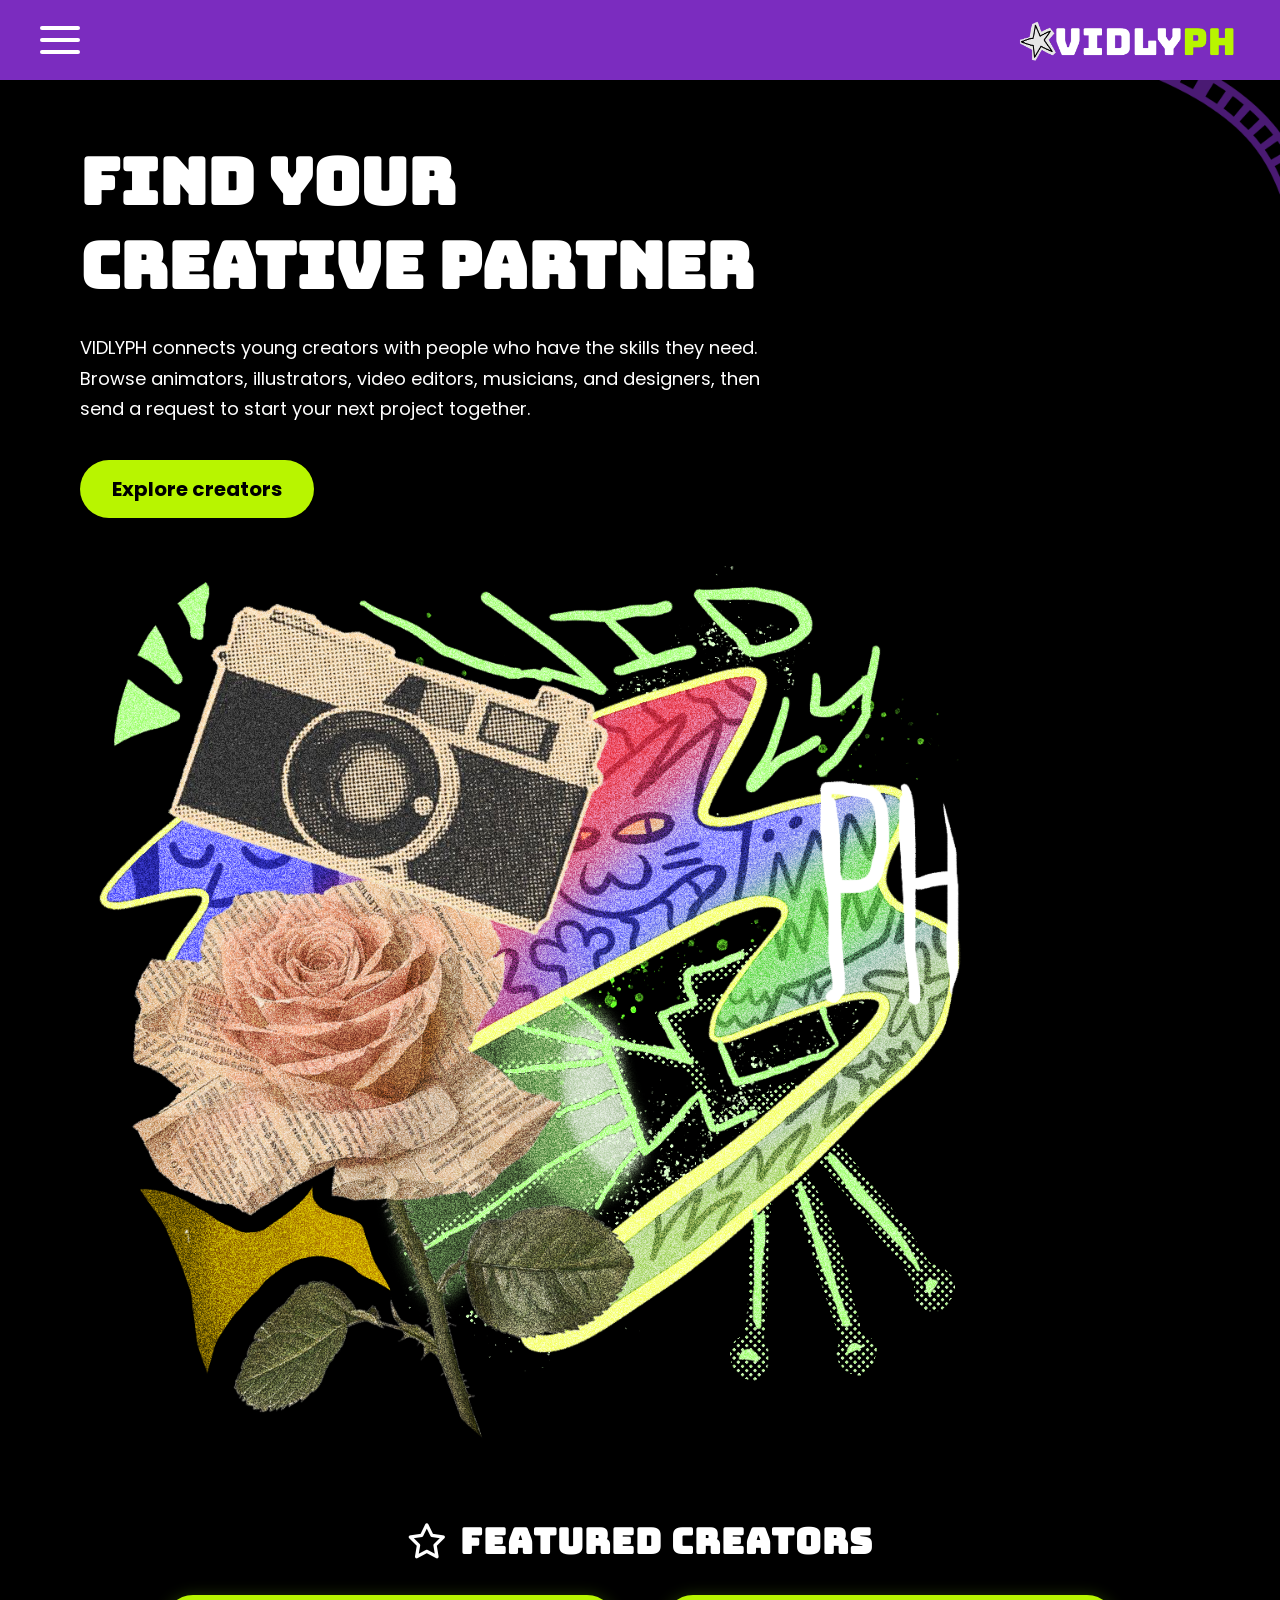
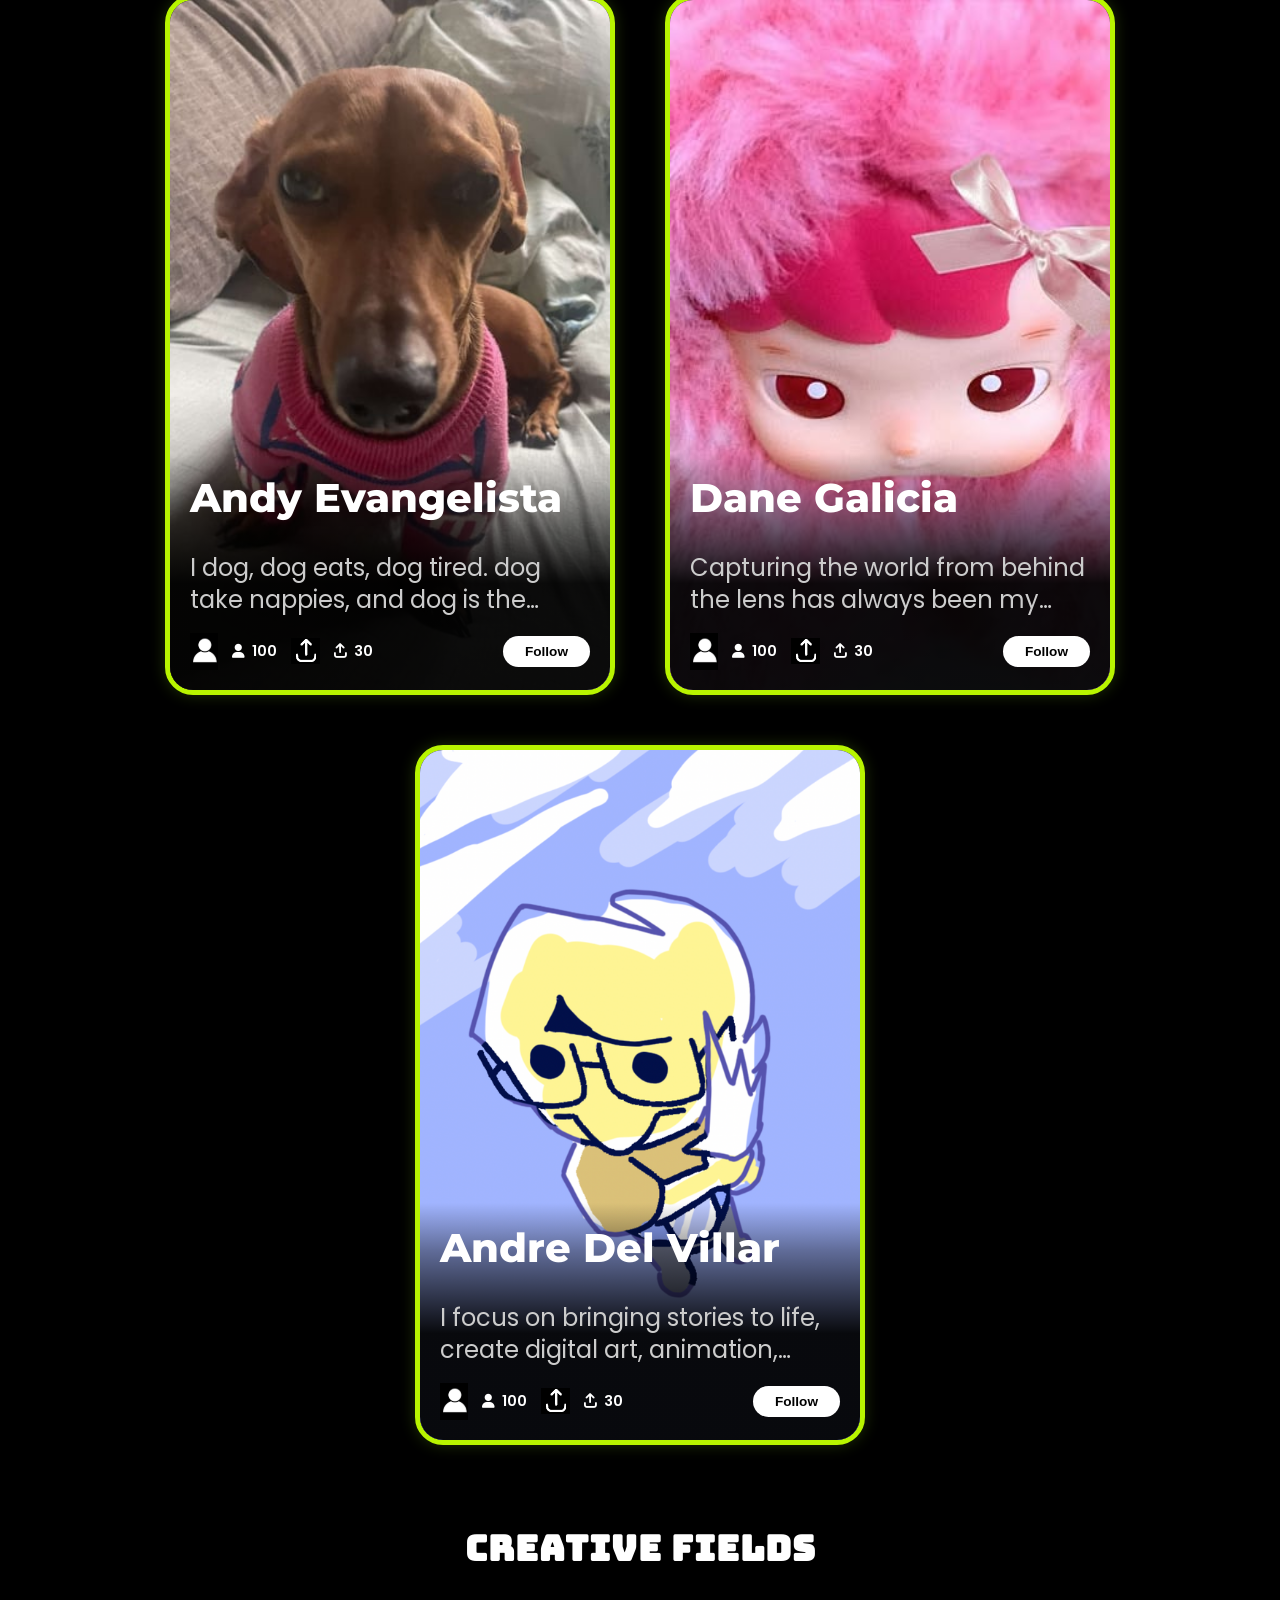
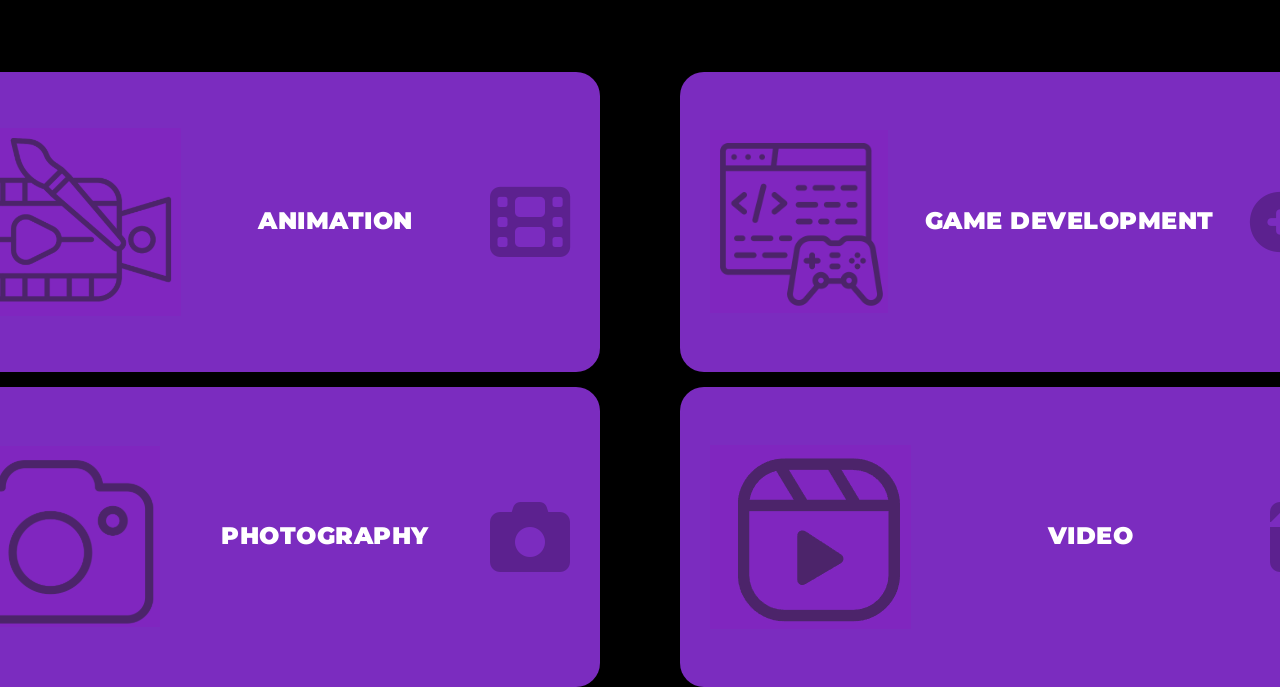
<file: index.html>
<!DOCTYPE html>
<html lang="en">
<head>
  <meta charset="UTF-8">
  <meta name="viewport" content="width=device-width, initial-scale=1">
  <title>VIDLYPH Find Your Creative Partner</title>
  <link rel="preconnect" href="https://fonts.googleapis.com">
  <link rel="preconnect" href="https://fonts.gstatic.com" crossorigin>
  <link href="https://fonts.googleapis.com/css2?family=Bungee&family=Montserrat:wght@800;900&family=Poppins:wght@400;600;700&family=Rubik+Mono+One&display=swap" rel="stylesheet">
  <link rel="stylesheet" href="https://cdnjs.cloudflare.com/ajax/libs/font-awesome/6.5.1/css/all.min.css">
  <link rel="stylesheet" href="css/style.css">
  <link rel="stylesheet" href="css/home-sections.css">
  <style>
    /* home-sections.css sets padding on body, which would push the header in */
    body { padding: 0; }
  </style>
</head>
<body>
  <input type="checkbox" id="nav-toggle" class="nav-toggle">

  <header class="site-header">
    <label for="nav-toggle" class="menu-btn" aria-label="Open menu">
      <span></span><span></span><span></span>
    </label>

    <a href="index.html" class="logo" aria-label="VIDLYPH home">
      <img src="images/logo.png" alt="VIDLYPH">
    </a>
  </header>

  <nav class="sidebar" aria-label="Main navigation">
    <div class="sidebar-top">
      <div class="profile">
        <div class="avatar" role="img" aria-label="Profile picture placeholder"></div>
        <div>
          <p class="profile-name">Name</p>
          <p class="profile-desc">Description</p>
        </div>
      </div>
      <label for="nav-toggle" class="close-btn" aria-label="Close menu">
      </label>
    </div>

    <ul class="nav-links">
        <li><a href="index.html">Home</a></li>
        <li><a href="creators.html">Creators</a></li>
        <li><a href="projects.html">Projects</a></li>
        <li><a href="collaborate.html">Collaborate</a></li>
    </ul>

    <a href="login.html" class="login">login</a>
  </nav>


  <label for="nav-toggle" class="overlay" aria-hidden="true"></label>

  <main>
    <section class="intro">
      <div class="intro-text">
        <h1>Find your<br>creative partner</h1>
        <p>VIDLYPH connects young creators with people who have the skills they need. Browse animators, illustrators, video editors, musicians, and designers, then send a request to start your next project together.</p>
        <a href="creators.html" class="btn">Explore creators</a>
      </div>

      <img src="images/art.png" alt="VIDLYPH creative artwork" class="intro-art">
    </section>

    <!-- Featured creators + creative fields (Juno) -->
<section class="featured-section">
      <h2 class="section-title title-white">
        <i class="fa-regular fa-star star-icon"></i> FEATURED CREATORS
      </h2>

      <div class="creators-grid">
        
        <div class="creator-card" onclick="openProfile('creator1')">
          <div class="card-bg">
            <img src="images/home/creator-profile-1.png" alt="Creator 1">
          </div>
          <div class="card-content">
            <h1 class="creator-name"> Andy Evangelista </h1>
            <p class="creator-bio"> I dog, dog eats, dog tired. dog take nappies, and dog is the dawg. </p>
            
            <div class="card-footer">
              <div class="stats">
                <img src="images/home/view.png" alt="View">
                <span><i class="fa-solid fa-user"></i> 100 </span>
                <img src="images/home/share.png" alt="Share">
                <span><i class="fa-solid fa-arrow-up-from-bracket"></i> 30 </span>
              </div>
              <button class="follow-btn" onclick="toggleFollow(event, this)">Follow</button>
            </div>
          </div>
        </div>

        <div class="creator-card" onclick="openProfile('creator2')">
          <div class="card-bg">
            <img src="images/home/creator-profile-2.jpg" alt="Creator 2">
          </div>
          <div class="card-content">
            <h2 class="creator-name"> Dane Galicia </h2>
            <p class="creator-bio"> Capturing the world from behind the lens has always been my natural habitat. </p>
            
            <div class="card-footer">
              <div class="stats">
                <img src="images/home/view.png" alt="View">
                <span><i class="fa-solid fa-user"></i> 100</span>
                <img src="images/home/share.png" alt="Share">
                <span><i class="fa-solid fa-arrow-up-from-bracket"></i> 30 </span>
              </div>
              <button class="follow-btn" onclick="toggleFollow(event, this)">Follow</button>
            </div>
          </div>
        </div>

        <div class="creator-card" onclick="openProfile('creator3')">
          <div class="card-bg">
            <img src="images/home/creator-profile-3.png" alt="Creator 3">
          </div>
          <div class="card-content">
            <h3 class="creator-name"> Andre Del Villar </h3>
            <p class="creator-bio"> I focus on bringing stories to life, create digital art, animation, storyboarding, and any creative media to express my feelings. </p>
            
            <div class="card-footer">
              <div class="stats">
                <img src="images/home/view.png" alt="View">
                <span><i class="fa-solid fa-user"></i> 100 </span>
                <img src="images/home/share.png" alt="Share">
                <span><i class="fa-solid fa-arrow-up-from-bracket"></i> 30 </span>
              </div>
              <button class="follow-btn" onclick="toggleFollow(event, this)">Follow</button>
            </div>
          </div>
        </div>

      </div>
    </section>

        <section class="fields-section">
      <h2 class="section-title title-white">CREATIVE FIELDS</h2>

      <div class="fields-grid">
        
        <div class="field-card">
          <div class="field-default">
            <img class="field-img" src="images/home/animation.png" alt="Animation">
            <span class="field-name">ANIMATION</span>
            <i class="fa-solid fa-film field-icon"></i>
          </div>
          <div class="field-overlay">
            <h4>ANIMATION</h4>
            <p> 2D/3D character motion, visual effects, keyframing, and interactive storyboards. </p>
          </div>
        </div>

        <div class="field-card">
          <div class="field-default">
            <img class="field-img" src="images/home/game-development.png" alt="Game Development">
            <span class="field-name">GAME DEVELOPMENT</span>
            <i class="fa-solid fa-gamepad field-icon"></i>
          </div>
          <div class="field-overlay">
            <h4> GAME DEVELOPMENT </h4>
            <p> Unreal Engine & Unity gameplay mechanics, level design, and interactive web tools. </p>
          </div>
        </div>

        <div class="field-card">
          <div class="field-default">
            <img class="field-img" src="images/home/photography.png" alt="Photography">
            <span class="field-name"> PHOTOGRAPHY </span>
            <i class="fa-solid fa-camera field-icon"></i>
          </div>
          <div class="field-overlay">
            <h4> PHOTOGRAPHY </h4>
            <p> Digital color grading, lighting setups, and high-ressolution showcases. </p>
          </div>
        </div>

        <div class="field-card">
          <div class="field-default">
            <img class="field-img" src="images/home/video.png" alt="Video">
            <span class="field-name">VIDEO</span>
            <i class="fa-solid fa-clapperboard field-icon"></i>
          </div>
          <div class="field-overlay">
            <h4> VIDEO</h4>
            <p> Short film production, video editing, sound mixing, and live-stream overlays. </p>
          </div>
        </div>

      </div>
    </section>
  </main>

</body>
</html>
</file>
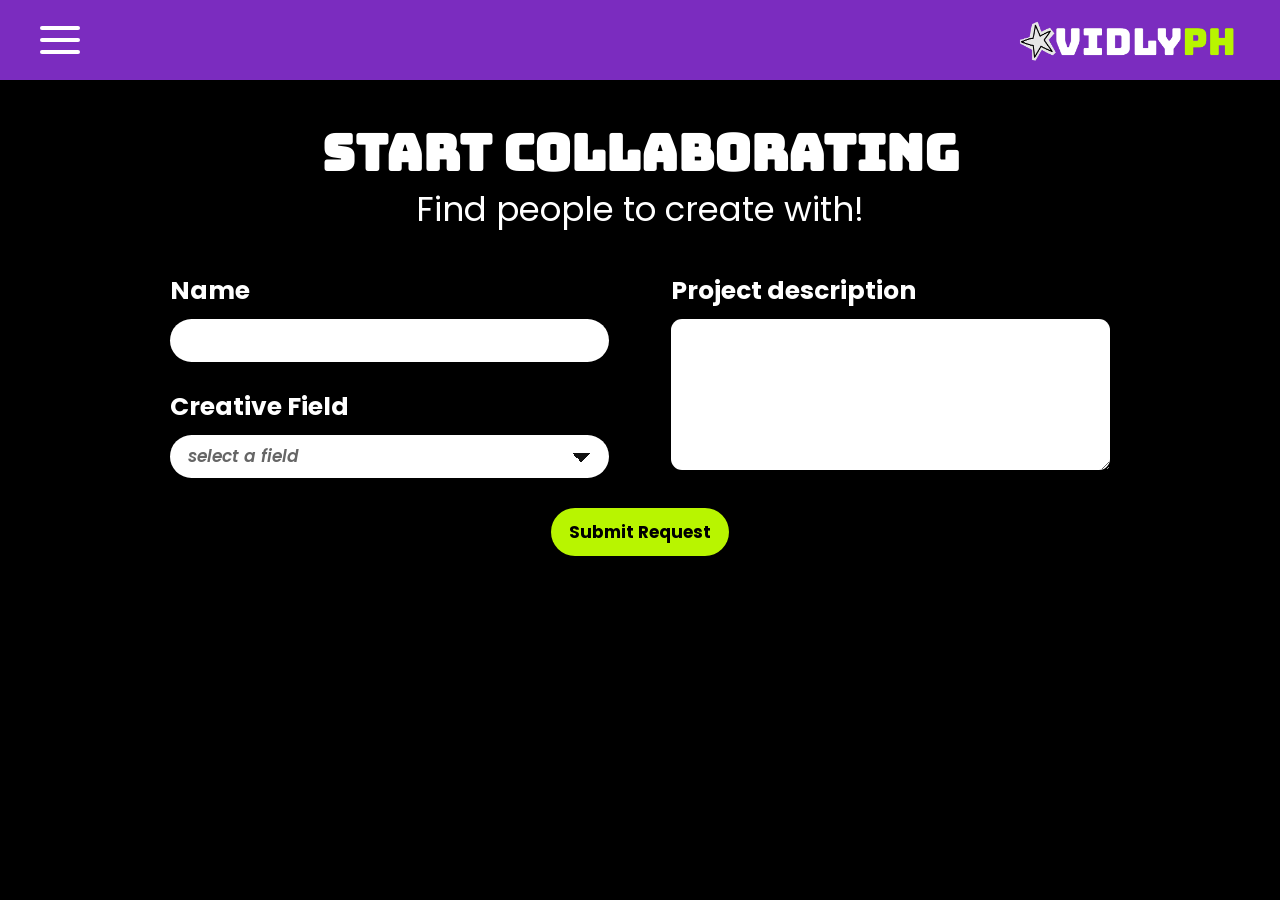
<file: collaborate.html>
<!DOCTYPE html>
<html lang="en">
<head>
  <meta charset="UTF-8">
  <meta name="viewport" content="width=device-width, initial-scale=1">
  <title>VIDLYPH Collaborate</title>
  <link rel="preconnect" href="https://fonts.googleapis.com">
  <link rel="preconnect" href="https://fonts.gstatic.com" crossorigin>
  <link href="https://fonts.googleapis.com/css2?family=Bungee&family=Poppins:wght@400;600;700&display=swap" rel="stylesheet">
  <link rel="stylesheet" href="css/style.css">
  <link rel="stylesheet" href="css/collaborate.css">
</head>
<body>
  <input type="checkbox" id="nav-toggle" class="nav-toggle">

  <header class="site-header">
    <label for="nav-toggle" class="menu-btn" aria-label="Open menu">
      <span></span><span></span><span></span>
    </label>

    <a href="index.html" class="logo" aria-label="VIDLYPH home">
      <img src="images/logo.png" alt="VIDLYPH">
    </a>
  </header>

  <nav class="sidebar" aria-label="Main navigation">
    <div class="sidebar-top">
      <div class="profile">
        <div class="avatar" role="img" aria-label="Profile picture placeholder"></div>
        <div>
          <p class="profile-name">Name</p>
          <p class="profile-desc">Description</p>
        </div>
      </div>
      <label for="nav-toggle" class="close-btn" aria-label="Close menu">×</label>
    </div>

    <ul class="nav-links">
      <li><a href="index.html">Home</a></li>
      <li><a href="creators.html">Creators</a></li>
      <li><a href="projects.html">Projects</a></li>
      <li><a href="collaborate.html">Collaborate</a></li>
    </ul>

    <a href="login.html" class="login">login</a>
  </nav>

  <label for="nav-toggle" class="overlay" aria-hidden="true"></label>

  <main class="collab-page">
    <section class="collab-heading">
      <h1>Start Collaborating</h1>
      <p>Find people to create with!</p>
    </section>

    <form class="collab-form" id="collab-form">
      <div class="form-group collab-name">
        <label for="name">Name</label>
        <input class="form-control" type="text" id="name" name="name" autocomplete="name" required>
      </div>

      <div class="form-group collab-field">
        <label for="creative-field">Creative Field</label>
        <select class="form-control" id="creative-field" name="creative-field" required>
          <option value="" selected disabled>select a field</option>
          <option value="animation">Animation</option>
          <option value="illustration">Illustration</option>
          <option value="video-editing">Video Editing</option>
          <option value="music">Music</option>
          <option value="graphic-design">Graphic Design</option>
          <option value="photography">Photography</option>
          <option value="writing">Writing</option>
          <option value="other">Other</option>
        </select>
      </div>

      <div class="form-group collab-description">
        <label for="project-description">Project description</label>
        <textarea class="form-control" id="project-description" name="project-description" required></textarea>
      </div>

      <button class="btn collab-submit" type="submit">Submit Request</button>
    </form>
  </main>
  
</body>
</html>
</file>
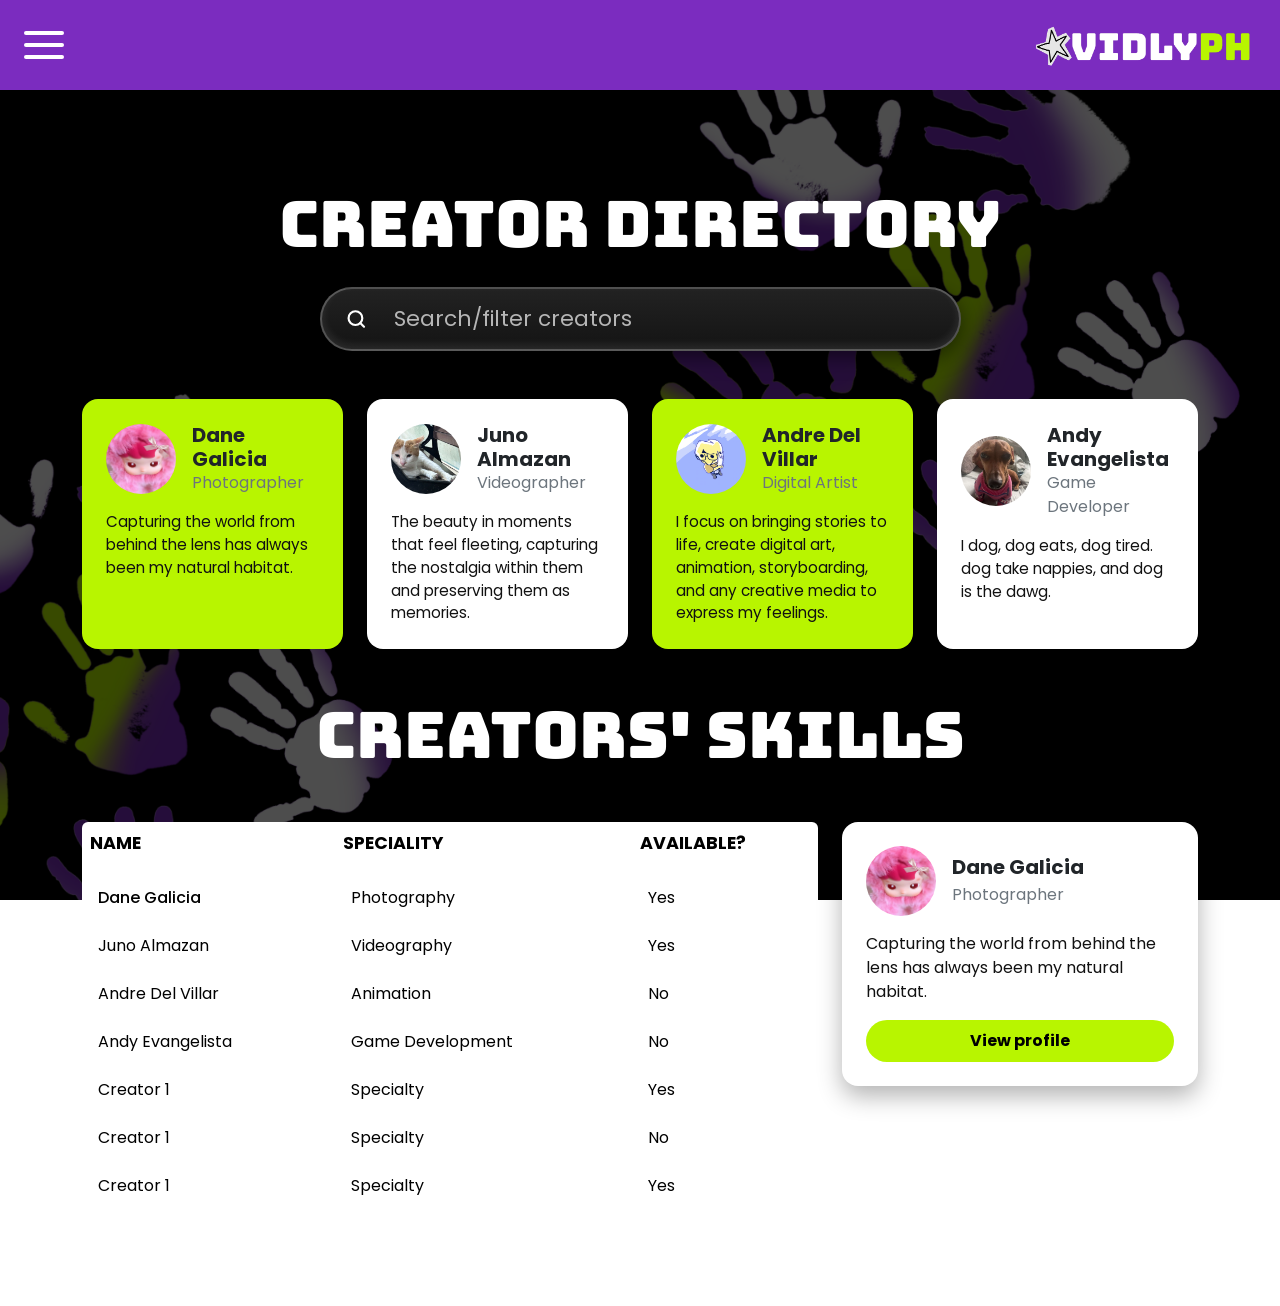
<file: creators.html>
<!DOCTYPE html>
<html lang="en">
<head>
    <meta charset="UTF-8">
    <meta name="viewport" content="width=device-width, initial-scale=1.0">
    <title>VIDLYPH Creators</title>
    
    <link href="https://cdn.jsdelivr.net/npm/bootstrap@5.3.2/dist/css/bootstrap.min.css" rel="stylesheet">
    
    <link rel="preconnect" href="https://fonts.googleapis.com">
    <link rel="preconnect" href="https://fonts.gstatic.com" crossorigin>
    <link href="https://fonts.googleapis.com/css2?family=Poppins:wght@300;400;500;600;700;800&family=Bungee&display=swap" rel="stylesheet">
    
    <link rel="stylesheet" href="css/creators-nav.css">
    <link rel="stylesheet" href="css/creators.css">
</head>
<body>

    <input type="checkbox" id="nav-toggle" class="nav-toggle d-none">

    <header class="site-header d-flex justify-content-between align-items-center px-3 px-md-4 py-2">
        <label for="nav-toggle" class="menu-btn mb-0 cursor-pointer" aria-label="Open menu">
            <span></span><span></span><span></span>
        </label>

        <a href="index.html" class="logo" aria-label="VIDLYPH home">
            <img src="images/logo.png" alt="VIDLYPH" class="img-fluid logo-img">
        </a>
    </header>

    <nav class="sidebar" aria-label="Main navigation">
        <div class="sidebar-top d-flex justify-content-between align-items-center p-3">
            <div class="profile d-flex align-items-center gap-3">
                <div class="avatar flex-shrink-0" role="img" aria-label="Profile picture placeholder"></div>
                <div>
                    <p class="profile-name mb-0 fw-bold">Name</p>
                    <p class="profile-desc mb-0 text-muted small">Description</p>
                </div>
            </div>
            <label for="nav-toggle" class="close-btn mb-0" aria-label="Close menu">&times;</label>
        </div>

        <ul class="nav-links list-unstyled p-3">
            <li><a href="index.html">Home</a></li>
            <li><a href="creators.html">Creators</a></li>
            <li><a href="projects.html">Projects</a></li>
            <li><a href="collaborate.html">Collaborate</a></li>
        </ul>

        <a href="login.html" class="login btn w-100 text-uppercase fw-bold mt-auto">Login</a>
    </nav>

    <label for="nav-toggle" class="overlay" aria-hidden="true"></label>

    <main class="container py-4 py-md-5">

        <section class="text-center my-4 my-md-5">
            <h1 class="page-title text-uppercase mb-4">CREATOR DIRECTORY</h1>
            
            <div class="row justify-content-center">
                <div class="col-12 col-md-10 col-lg-8 col-xl-7">
                    <form class="search-container d-flex align-items-center px-3 px-md-4 py-2 rounded-pill">
                        <svg class="search-icon me-2 me-md-3" xmlns="http://www.w3.org/2000/svg" viewBox="0 0 24 24" fill="none" stroke="currentColor" stroke-width="2.5" stroke-linecap="round" stroke-linejoin="round">
                            <circle cx="11" cy="11" r="8"></circle>
                            <line x1="21" y1="21" x2="16.65" y2="16.65"></line>
                        </svg>
                        <input type="search" class="form-control bg-transparent border-0 text-white flex-grow-1 shadow-none" placeholder="Search/filter creators">
                    </form>
                </div>
            </div>
        </section>

        <section class="my-5">
            <div class="row g-4 justify-content-center">
                
                <div class="col-12 col-sm-6 col-lg-3 d-flex">
                    <div class="card card-custom yellow-green w-100 p-4 border-0 d-flex flex-column justify-content-between">
                        <div>
                            <div class="card-header-custom d-flex align-items-center gap-3 mb-3">
                                <img src="images/creators/dane-picture.jpg" class="profile-img rounded-circle flex-shrink-0" alt="Dane Galicia">
                                <div>
                                    <h2 class="h5 fw-bold mb-0 text-dark">Dane Galicia</h2>
                                    <p class="title text-secondary mb-0">Photographer</p>
                                </div>
                            </div>
                            <p class="description mb-0">
                                Capturing the world from behind the lens has always been my natural habitat.
                            </p>
                        </div>
                    </div>
                </div>

                <div class="col-12 col-sm-6 col-lg-3 d-flex">
                    <div class="card card-custom white w-100 p-4 border-0 d-flex flex-column justify-content-between">
                        <div>
                            <div class="card-header-custom d-flex align-items-center gap-3 mb-3">
                                <img src="images/creators/juno-picture.jpg" class="profile-img rounded-circle flex-shrink-0" alt="Juno Almazan">
                                <div>
                                    <h2 class="h5 fw-bold mb-0 text-dark">Juno Almazan</h2>
                                    <p class="title text-secondary mb-0">Videographer</p>
                                </div>
                            </div>
                            <p class="description mb-0">
                                The beauty in moments that feel fleeting, capturing the nostalgia within them and preserving them as memories.
                            </p>
                        </div>
                    </div>
                </div>

                <div class="col-12 col-sm-6 col-lg-3 d-flex">
                    <div class="card card-custom yellow-green w-100 p-4 border-0 d-flex flex-column justify-content-between">
                        <div>
                            <div class="card-header-custom d-flex align-items-center gap-3 mb-3">
                                <img src="images/creators/andre-picture.png" class="profile-img rounded-circle flex-shrink-0" alt="Andre Del Villar">
                                <div>
                                    <h2 class="h5 fw-bold mb-0 text-dark">Andre Del Villar</h2>
                                    <p class="title text-secondary mb-0">Digital Artist</p>
                                </div>
                            </div>
                            <p class="description mb-0">
                                I focus on bringing stories to life, create digital art, animation, storyboarding, and any creative media to express my feelings.
                            </p>
                        </div>
                    </div>
                </div>

                <div class="col-12 col-sm-6 col-lg-3 d-flex">
                    <div class="card card-custom white w-100 p-4 border-0 d-flex flex-column justify-content-between">
                        <div>
                            <div class="card-header-custom d-flex align-items-center gap-3 mb-3">
                                <img src="images/creators/andy-picture.png" class="profile-img rounded-circle flex-shrink-0" alt="Andy Evangelista">
                                <div>
                                    <h2 class="h5 fw-bold mb-0 text-dark">Andy Evangelista</h2>
                                    <p class="title text-secondary mb-0">Game Developer</p>
                                </div>
                            </div>
                            <p class="description mb-0">
                                I dog, dog eats, dog tired. dog take nappies, and dog is the dawg.
                            </p>
                        </div>
                    </div>
                </div>

            </div>
        </section>

        <section class="skills-section my-5">
            <h1 class="page-title text-center text-uppercase mb-4 mb-md-5">CREATORS' SKILLS</h1>
            
            <div class="row g-4 align-items-start">
                
                <div class="col-12 col-lg-7 col-xl-8">
                    <div class="table-responsive rounded">
                        <table class="table table-borderless align-middle text-white mb-0 skills-table">
                            <thead>
                                <tr>
                                    <th scope="col" class="pb-3 text-uppercase">Name</th>
                                    <th scope="col" class="pb-3 text-uppercase">Speciality</th>
                                    <th scope="col" class="pb-3 text-uppercase">Available?</th>
                                </tr>
                            </thead>
                            <tbody>
                                <tr class="active-row">
                                    <td class="fw-medium">Dane Galicia</td>
                                    <td>Photography</td>
                                    <td>Yes</td>
                                </tr>
                                <tr>
                                    <td>Juno Almazan</td>
                                    <td>Videography</td>
                                    <td>Yes</td>
                                </tr>
                                <tr>
                                    <td>Andre Del Villar</td>
                                    <td>Animation</td>
                                    <td>No</td>
                                </tr>
                                <tr>
                                    <td>Andy Evangelista</td>
                                    <td>Game Development</td>
                                    <td>No</td>
                                </tr>
                                <tr>
                                    <td>Creator 1</td>
                                    <td>Specialty</td>
                                    <td>Yes</td>
                                </tr>
                                <tr>
                                    <td>Creator 1</td>
                                    <td>Specialty</td>
                                    <td>No</td>
                                </tr>
                                <tr>
                                    <td>Creator 1</td>
                                    <td>Specialty</td>
                                    <td>Yes</td>
                                </tr>
                            </tbody>
                        </table>
                    </div>
                </div>

                <div class="col-12 col-lg-5 col-xl-4 d-flex justify-content-center">
                    <div class="preview-card w-100 p-4 rounded-4 d-flex flex-column gap-3">
                        <div class="preview-header d-flex align-items-center gap-3">
                            <div class="preview-avatar flex-shrink-0">
                                <img src="images/creators/dane-picture.jpg" class="avatar rounded-circle w-100 h-100 object-fit-cover" alt="Dane Galicia">
                            </div>
                            <div class="preview-title">
                                <h3 class="h5 fw-bold mb-1 text-dark">Dane Galicia</h3>
                                <p class="text-secondary mb-0">Photographer</p>
                            </div>
                        </div>
                        
                        <p class="preview-body mb-0">
                            Capturing the world from behind the lens has always been my natural habitat.
                        </p>

                        <button class="btn view-profile-btn w-100 rounded-pill font-weight-bold py-2 mt-auto">
                            View profile
                        </button>
                    </div>
                </div>

            </div>
        </section>

    </main>

    <script src="https://cdn.jsdelivr.net/npm/bootstrap@5.3.2/dist/js/bootstrap.bundle.min.js"></script>
</body>
</html>
</file>
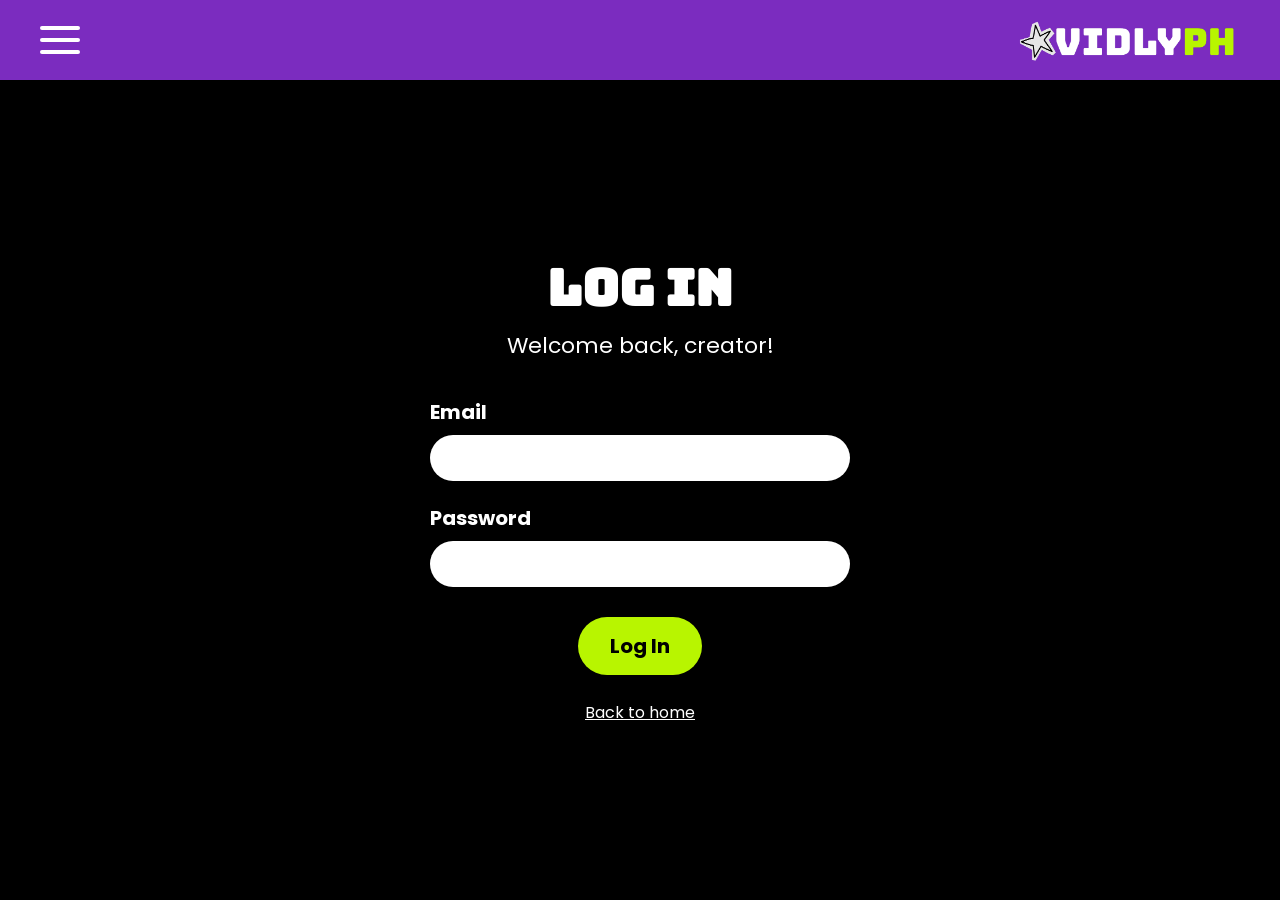
<file: login.html>
<!DOCTYPE html>
<html lang="en">
<head>
  <meta charset="UTF-8">
  <meta name="viewport" content="width=device-width, initial-scale=1">
  <title>VIDLYPH Log In</title>
  <link rel="preconnect" href="https://fonts.googleapis.com">
  <link rel="preconnect" href="https://fonts.gstatic.com" crossorigin>
  <link href="https://fonts.googleapis.com/css2?family=Bungee&family=Poppins:wght@400;600;700&display=swap" rel="stylesheet">
  <link rel="stylesheet" href="css/style.css">
  <link rel="stylesheet" href="css/login.css">
</head>
<body>
  <input type="checkbox" id="nav-toggle" class="nav-toggle">

  <header class="site-header">
    <label for="nav-toggle" class="menu-btn" aria-label="Open menu">
      <span></span><span></span><span></span>
    </label>

    <a href="index.html" class="logo" aria-label="VIDLYPH home">
      <img src="images/logo.png" alt="VIDLYPH">
    </a>
  </header>

  <nav class="sidebar" aria-label="Main navigation">
    <div class="sidebar-top">
      <div class="profile">
        <div class="avatar" role="img" aria-label="Profile picture placeholder"></div>
        <div>
          <p class="profile-name">Name</p>
          <p class="profile-desc">Description</p>
        </div>
      </div>
      <label for="nav-toggle" class="close-btn" aria-label="Close menu">
      </label>
    </div>

    <ul class="nav-links">
        <li><a href="index.html">Home</a></li>
        <li><a href="creators.html">Creators</a></li>
        <li><a href="projects.html">Projects</a></li>
        <li><a href="collaborate.html">Collaborate</a></li>
    </ul>

    <a href="login.html" class="login">login</a>
  </nav>


  <label for="nav-toggle" class="overlay" aria-hidden="true"></label>

  <main class="account-page">
    <h1>Log In</h1>
    <p>Welcome back, creator!</p>

    <!-- Demo only: there is no real account system, so the form just goes to the home page -->
    <form class="account-form" action="index.html">
      <div>
        <label for="email">Email</label>
        <input type="email" id="email" name="email" autocomplete="email" required>
      </div>

      <div>
        <label for="password">Password</label>
        <input type="password" id="password" autocomplete="current-password" required>
      </div>

      <button type="submit" class="btn">Log In</button>
    </form>

    <a href="index.html" class="back-link">Back to home</a>
  </main>

</body>
</html>
</file>
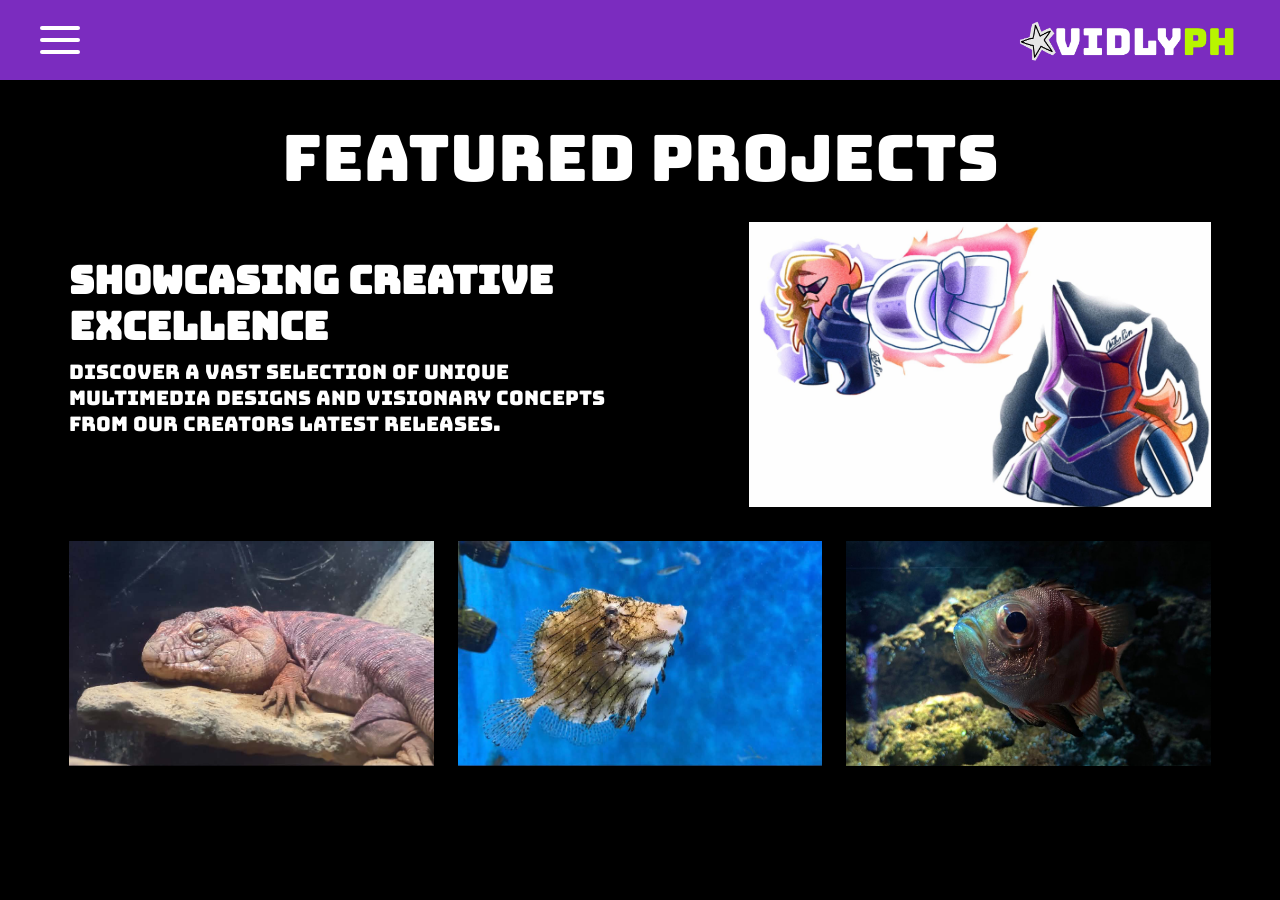
<file: projects.html>
<!DOCTYPE html>
<html lang="en">
<head>
  <meta charset="UTF-8">
  <meta name="viewport" content="width=device-width, initial-scale=1">
  <title>VIDLYPH Projects</title>

  <link rel="preconnect" href="https://fonts.googleapis.com">
  <link rel="preconnect" href="https://fonts.gstatic.com" crossorigin>
  <link href="https://fonts.googleapis.com/css2?family=Archivo+Black&family=Poppins:wght@400;600;700&family=Rubik+Mono+One&display=swap" rel="stylesheet">

  <link href="https://cdn.jsdelivr.net/npm/bootstrap@5.3.3/dist/css/bootstrap.min.css" rel="stylesheet">

  <link rel="stylesheet" href="css/style.css">
  <link rel="stylesheet" href="css/projects.css">
  <link href="https://fonts.googleapis.com/css2?family=Bungee&display=swap" rel="stylesheet">
  <style>body { font-family: 'Bungee', sans-serif; }</style>
</head>

<body>

  <input type="checkbox" id="nav-toggle" class="nav-toggle">

  <header class="site-header">
    <label for="nav-toggle" class="menu-btn" aria-label="Open menu">
      <span></span>
      <span></span>
      <span></span>
    </label>

    <a href="index.html" class="logo" aria-label="VIDLYPH home">
      <img src="images/logo.png" alt="VIDLYPH">
    </a>
  </header>

  <nav class="sidebar" aria-label="Main navigation">
    <div class="sidebar-top">

      <div class="profile">
        <img src="images/creators/dane-picture.jpg" class="avatar" alt="Profile picture">

        <div>
          <p class="profile-name">Name</p>
          <p class="profile-desc">Description</p>
        </div>
      </div>

      <label for="nav-toggle" class="close-btn" aria-label="Close menu">×</label>

    </div>

    <ul class="nav-links">
      <li><a href="index.html">Home</a></li>
      <li><a href="creators.html">Creators</a></li>
      <li><a href="projects.html">Projects</a></li>
      <li><a href="collaborate.html">Collaborate</a></li>
    </ul>

    <a href="#" class="login">login</a>
  </nav>

  <label for="nav-toggle" class="overlay" aria-hidden="true"></label>


  <main class="projects-page">

    <section class="projects-container">

      <h1>Featured Projects</h1>

      <div class="row featured-project align-items-center g-4">

        <div class="col-12 col-lg-7">

          <article class="project-info">

            <h2>Showcasing Creative Excellence</h2>

            <p>
              Discover a vast selection of unique multimedia designs and visionary 
              concepts from our creators latest releases.
            </p>

          </article>

        </div>


        <div class="col-12 col-lg-5">

          <article class="project-card">
            <img src="images/projects/Drawing1.jpg" alt="Featured project artwork">
          </article>

        </div>

      </div>

      <div class="row project-grid g-4">

        <div class="col-12 col-md-6 col-lg-4">
          <article class="project-card project-card-small">
            <img src="images/projects/Lizard1.jpg" alt="Project artwork">
          </article>
        </div>


        <div class="col-12 col-md-6 col-lg-4">
          <article class="project-card project-card-small">
            <img src="images/projects/Fish1.jpg" alt="Project artwork">
          </article>
        </div>


        <div class="col-12 col-md-6 col-lg-4">
          <article class="project-card project-card-small">
            <img src="images/projects/Fish2.jpg" alt="Project artwork">
          </article>
        </div>

      </div>

    </section>

  </main>

</body>
</html>
</file>
<file: css/style.css>
/* VIDLYPH - Home page and navigation */

:root {
  --purple: #7B2CBF;
  --green: #B8F500;
}

* {
  margin: 0;
  padding: 0;
  box-sizing: border-box;
}

body {
  font-family: "Poppins", sans-serif;
  background: black;
  color: white;
}

a {
  color: white;
  text-decoration: none;
}

ul {
  list-style: none;
}

/* hidden checkbox that controls the menu */
.nav-toggle {
  display: none;
}


/* HEADER */

.site-header {
  background: var(--purple);
  height: 80px;
  padding: 0 40px;
  display: flex;
  justify-content: space-between;
  align-items: center;
  position: sticky;
  top: 0;
  z-index: 10;
}

.menu-btn {
  cursor: pointer;
}

.menu-btn span {
  display: block;
  width: 40px;
  height: 4px;
  background: white;
  margin: 8px 0;
  border-radius: 4px;
}

.logo {
  font-family: "Bungee", sans-serif;
  font-size: 50px;
}

.logo em {
  font-style: normal;
  color: var(--green);
}


/* SIDEBAR */

.sidebar {
  background: var(--purple);
  width: 320px;
  height: 100%;
  padding: 25px 20px;
  position: fixed;
  top: 0;
  left: -340px;
  z-index: 30;
  display: flex;
  flex-direction: column;
  transition: left 0.3s;
}

.sidebar-top {
  display: flex;
  justify-content: space-between;
  margin-bottom: 40px;
}

.profile {
  display: flex;
  align-items: center;
  gap: 15px;
}

.avatar {
  width: 70px;
  height: 70px;
  border-radius: 50%;
  background: linear-gradient(#bfe3ff, #8fbf3f);
}

.profile-name {
  font-weight: bold;
  font-size: 18px;
}

.close-btn {
  font-size: 54px;
  cursor: pointer;
}

.nav-links li {
  margin-bottom: 10px;
}

.nav-links a,
.login {
  display: flex;
  align-items: center;
  gap: 15px;
  padding: 10px;
  font-size: 24px;
  font-weight: bold;
  text-transform: uppercase;
  border-radius: 10px;
}

.nav-links i,
.login i {
  width: 35px;
  font-size: 26px;
  text-align: center;
}

.nav-links a:hover,
.login:hover {
  background: rgba(255, 255, 255, 0.2);
  color: var(--green);
}

.login {
  margin-top: auto;
  font-weight: normal;
  text-transform: none;
}

/* dark background behind the open menu */
.overlay {
  background: rgba(0, 0, 0, 0.7);
  position: fixed;
  top: 0;
  left: 0;
  width: 100%;
  height: 100%;
  z-index: 20;
  display: none;
}

/* what happens when the checkbox is checked */
.nav-toggle:checked ~ .sidebar {
  left: 0;
}

.nav-toggle:checked ~ .overlay {
  display: block;
}


/* HOME / INTRO */

.intro {
  min-height: calc(100vh - 80px);
  padding: 60px 80px;
  display: flex;
  align-items: center;
  justify-content: space-between;
  flex-wrap: wrap;
  gap: 40px;
}

.intro-text {
  max-width: 700px;
  flex: 1 1 400px;
}

.intro-art {
  width: 100%;
  min-width: 820px;
  max-width: 900px;
  height: auto;
}

.intro h1 {
  font-family: "Bungee", sans-serif;
  font-size: 64px;
  text-transform: uppercase;
  margin-bottom: 25px;
}

.intro p {
  font-size: 18px;
  line-height: 1.7;
  margin-bottom: 35px;
}

.btn {
  background: var(--green);
  color: black;
  font-weight: bold;
  font-size: 20px;
  padding: 14px 32px;
  border-radius: 50px;
  display: inline-block;
  white-space: nowrap;
}

.btn:hover {
  background: white;
}


/* TABLET */

@media (max-width: 900px) {
  .intro {
    padding: 40px;
  }

  .intro-art {
    width: 45%;
    max-width: 340px;
  }

  .intro h1 {
    font-size: 48px;
  }
}


/* PHONE */

@media (max-width: 600px) {
  .site-header {
    height: 65px;
    padding: 0 20px;
  }

  .menu-btn span {
    width: 32px;
    margin: 6px 0;
  }

  .logo {
    font-size: 22px;
  }

  .logo-star {
    font-size: 20px;
  }

  .sidebar {
    width: 260px;
    left: -280px;
  }

  .intro {
    min-height: calc(100vh - 65px);
    padding: 30px 20px;
  }

  .intro-art {
    width: 65%;
    min-width: 200px;
    max-width: 300px;
  }

  .intro h1 {
    font-size: 34px;
  }

  .intro p {
    font-size: 16px;
  }

}


/* LOGO IMAGE (logo.png from Dane) */

.logo img {
  height: 50px;
  width: auto;
  display: block;
}

@media (max-width: 600px) {
  .logo img {
    height: 32px;
  }
}
</file>
<file: css/home-sections.css>
* {
  margin: 0;
  padding: 0;
  box-sizing: border-box;
}

body {
  background-image: url('../images/home/background.png');
  background-size: cover;
  background-position: center;
  background-repeat: no-repeat;
  background-attachment: fixed;
  color: #ffffff;
  font-family: 'Poppins', sans-serif;
  min-height: 100vh;
  padding: 40px 20px;
}

.container {
  max-width: 1100px;
  margin: 0 auto;
  display: flex;
  flex-direction: column;
  gap: 60px;
}

.section-title {
  font-family: 'Bungee', sans-serif;
  font-weight: 900;
  font-size: 2.2rem;
  letter-spacing: 1px;
  text-align: center;
  margin-bottom: 30px;
  display: flex;
  align-items: center;
  justify-content: center;
  gap: 12px;
}

.creators-grid {
  display: flex;
  flex-wrap: wrap;
  gap: 50px;
  justify-content: center;
}

.creator-card {
  position: relative;
  width: 450px;
  height: 700px;
  border-radius: 28px;
  overflow: hidden;
  background: #111;
  border: 5px solid #b8f500;
  box-shadow: 0 0 15px rgba(158, 252, 29, 0.2);
  cursor: pointer;
  transition: transform 0.3s ease, box-shadow 0.3s ease;
  display: flex;
  flex-direction: column;
  justify-content: flex-end;
}

.creator-card:hover {
  transform: translateY(-8px);
  box-shadow: 0 12px 25px rgba(158, 252, 29, 0.4);
}

.card-bg {
  position: absolute;
  top: 0;
  left: 0;
  width: 100%;
  height: 100%;
  z-index: 1;
}

.card-bg img {
  width: 100%;
  height: 100%;
  object-fit: cover;
  transition: transform 0.5s ease;
}

.creator-card:hover .card-bg img {
  transform: scale(1.05);
}

.card-content {
  position: relative;
  z-index: 2;
  padding: 20px;
  background: linear-gradient(to top, rgba(0, 0, 0, 0.95) 45%, rgba(0, 0, 0, 0.4) 80%, transparent 100%);
}

.creator-name {
  font-family: 'Montserrat', sans-serif;
  font-size: 2.5rem;
  font-weight: 800;
  margin-bottom: 30px;
}

.creator-bio {
  font-size: 1.5rem;
  color: #cccccc;
  line-height: 1.3;
  margin-bottom: 18px;
  display: -webkit-box;
  -webkit-line-clamp: 2;
  -webkit-box-orient: vertical;
  overflow: hidden;
}

.card-footer {
  display: flex;
  align-items: center;
  justify-content: space-between;
}

.stats {
  display: flex;
  align-items: center;
  gap: 14px;
  font-size: 0.9rem;
  font-weight: 600;
}

.stats i {
  margin-right: 4px;
}

.follow-btn {
  background-color: #ffffff;
  color: #000000;
  border: none;
  padding: 8px 22px;
  border-radius: 20px;
  font-weight: 700;
  font-size: 0.85rem;
  cursor: pointer;
  transition: all 0.2s ease;
}

.follow-btn:hover {
  background-color: #b8f500;
  color: #000000;
  transform: scale(1.05);
}

.follow-btn.following {
  background-color: #333333;
  color: #ffffff;
}

.fields-section .section-title {
  margin-top: 80px;
  margin-bottom: 100px;
}

.fields-grid {
  display: grid;
  grid-template-columns: repeat(2, 380px);
  column-gap: 400px;
  row-gap: 15px;
  justify-content: center;
  justify-items: center;
  align-content: center;
  margin:
}

@media (max-width: 650px) {
  .fields-grid {
    grid-template-columns: 1fr;
  }
}

.field-card {
  position: relative;
  height: 300px;
  width: 700px;
  background-color: #7b2cbf;
  border-radius: 24px;
  padding: 25px 30px;
  overflow: hidden;
  cursor: pointer;
  transition: transform 0.3s ease, background-color 0.3s ease; 
}

.field-default {
  height: 100%;
  display: flex;
  align-items: center;
  justify-content: space-between;
  transition: opacity 0.3s ease;
}

.field-name {
  font-family: 'Montserrat', sans-serif;
  font-weight: 900;
  font-size: 1.5rem;
  line-height: 1.2;
  max-width: 50%;
  letter-spacing: 0.5px;
}

.field-icon {
  font-size: 5rem;
  color: rgba(0, 0, 0, 0.25);
  transition: transform 0.3s ease;
}

.field-overlay {
  position: absolute;
  inset: 0;
  background: #7b2cbf;
  padding: 25px 30px;
  display: flex;
  flex-direction: column;
  justify-content: center;
  transform: translateY(100%);
  transition: transform 0.35s cubic-bezier(0.16, 1, 0.3, 1);
  border-radius: 24px;
}

.field-overlay h4 {
  font-family: 'Montserrat', sans-serif;
  font-size: 2.5rem;
  color: #b8f500;
  margin-bottom: 6px;
}

.field-overlay p {
  font-size: 1rem;
  color: #e0e0e0;
  line-height: 1.4;
}

.field-card:hover {
  transform: translateY(-4px);
}

.field-card:hover .field-overlay {
  transform: translateY(0);
}

.field-card:hover .field-icon {
  transform: scale(1.1) rotate(-5deg);
}
</file>
<file: css/collaborate.css>
/* COLLABORATE PAGE */
.collab-page {
  min-height: calc(100vh - 80px);
  padding: 46px 6vw 70px;
}

.collab-heading {
  text-align: center;
  margin-bottom: 42px;
}

.collab-heading h1 {
  font-family: "Bungee", sans-serif;
  font-size: clamp(38px, 5vw, 50px);
  line-height: 1.1;
  text-transform: uppercase;
  margin-bottom: 8px;
}

.collab-heading p {
  font-size: clamp(22px, 2.7vw, 34px);
  line-height: 1.2;
}

.collab-form {
  width: min(940px, 100%);
  margin: 0 auto;
  display: grid;
  grid-template-columns: 1fr 1fr;
  column-gap: 62px;
  row-gap: 26px;
  align-items: start;
}

.form-group {
  display: flex;
  flex-direction: column;
}

.form-group label {
  font-size: 25px;
  font-weight: 700;
  margin-bottom: 9px;
}

.form-control {
  width: 100%;
  height: 43px;
  border: 0;
  border-radius: 22px;
  background: white;
  color: #111;
  padding: 0 18px;
  font: 600 17px "Poppins", sans-serif;
  outline: none;
}

.form-control:focus {
  box-shadow: 0 0 0 3px var(--green);
}

select.form-control {
  appearance: none;
  -webkit-appearance: none;
  padding-right: 48px;
  color: #666;
  font-style: italic;
  background-image: linear-gradient(45deg, transparent 50%, #111 50%),
                    linear-gradient(135deg, #111 50%, transparent 50%);
  background-position: calc(100% - 27px) 18px, calc(100% - 18px) 18px;
  background-size: 10px 10px, 10px 10px;
  background-repeat: no-repeat;
}

select.form-control:valid {
  color: #111;
  font-style: normal;
}

.form-group textarea.form-control {
  height: 151px;
  border-radius: 11px;
  resize: vertical;
  padding: 13px 16px;
  line-height: 1.5;
}

.collab-name { grid-column: 1; }
.collab-field { grid-column: 1; }
.collab-description {
  grid-column: 2;
  grid-row: 1 / span 2;
}

.collab-submit {
  grid-column: 1 / -1;
  justify-self: center;
  border: 0;
  cursor: pointer;
  margin-top: 4px;
  padding: 11px 18px;
  min-width: 177px;
  font: 700 17px "Poppins", sans-serif;
}

.collab-message {
  grid-column: 1 / -1;
  text-align: center;
  min-height: 24px;
  font-size: 15px;
  color: var(--green);
}

.logo-star {
  display: inline-block;
  margin-right: 4px;
  color: white;
  font-size: 0.86em;
  -webkit-text-stroke: 2px #111;
}

@media (max-width: 900px) {
  .collab-page {
    padding: 40px;
  }

  .collab-form {
    column-gap: 35px;
  }

  .form-group label {
    font-size: 21px;
  }
}

@media (max-width: 650px) {
  .collab-page {
    min-height: calc(100vh - 65px);
    padding: 32px 20px 50px;
  }

  .collab-heading {
    margin-bottom: 30px;
  }

  .collab-heading h1 {
    font-size: 34px;
  }

  .collab-heading p {
    font-size: 21px;
  }

  .collab-form {
    display: flex;
    flex-direction: column;
    gap: 20px;
  }

  .form-group,
  .collab-submit,
  .collab-message {
    width: 100%;
  }

  .collab-submit {
    align-self: center;
    width: auto;
  }

  .form-group textarea.form-control {
    height: 140px;
  }
}
</file>
<file: css/creators-nav.css>
/* Navigation (header + sidebar menu) for the Creators page.
   Same look as css/style.css, but every rule is limited to the header/sidebar,
   so it doesn't change Dane's page (his CSS also uses .logo, .profile and .avatar). */

.site-header,
.sidebar,
.overlay {
  font-family: "Poppins", sans-serif;
  color: white;
}

.site-header,
.sidebar,
.site-header *,
.sidebar * {
  margin: 0;
  box-sizing: border-box;
}

.site-header *,
.sidebar * {
  padding: 0;
}

.site-header a,
.sidebar a {
  color: white;
  text-decoration: none;
}

.sidebar ul {
  list-style: none;
}

/* hidden checkbox that controls the menu */
.nav-toggle {
  display: none;
}


/* HEADER */

.site-header {
  background: #7B2CBF;
  height: 80px;
  padding: 0 40px;
  display: flex;
  justify-content: space-between;
  align-items: center;
  position: sticky;
  top: 0;
  z-index: 10;
}

.site-header .menu-btn {
  cursor: pointer;
}

.site-header .menu-btn span {
  display: block;
  width: 40px;
  height: 4px;
  background: white;
  margin: 8px 0;
  border-radius: 4px;
}

.site-header .logo {
  width: auto;
  height: auto;
}

.site-header .logo img {
  height: 50px;
  width: auto;
  display: block;
}


/* SIDEBAR */

.sidebar {
  background: #7B2CBF;
  width: 320px;
  height: 100%;
  padding: 25px 20px;
  position: fixed;
  top: 0;
  left: -340px;
  z-index: 30;
  display: flex;
  flex-direction: column;
  transition: left 0.3s;
}

.sidebar .sidebar-top {
  display: flex;
  justify-content: space-between;
  margin-bottom: 40px;
}

.sidebar .profile {
  display: flex;
  align-items: center;
  gap: 15px;
  width: auto;
  height: auto;
  border-radius: 0;
}

.sidebar .avatar {
  width: 70px;
  height: 70px;
  border-radius: 50%;
  background: linear-gradient(#bfe3ff, #8fbf3f);
}

.sidebar .profile-name {
  font-weight: bold;
  font-size: 18px;
}

.sidebar .close-btn {
  font-size: 54px;
  cursor: pointer;
}

.sidebar .nav-links li {
  margin-bottom: 10px;
}

.sidebar .nav-links a,
.sidebar .login {
  display: flex;
  align-items: center;
  gap: 15px;
  padding: 10px;
  font-size: 24px;
  font-weight: bold;
  text-transform: uppercase;
  border-radius: 10px;
}

.sidebar .nav-links a:hover,
.sidebar .login:hover {
  background: rgba(255, 255, 255, 0.2);
  color: #B8F500;
}

.sidebar .login {
  margin-top: auto;
  font-weight: normal;
  text-transform: none;
}

/* dark background behind the open menu */
.overlay {
  background: rgba(0, 0, 0, 0.7);
  position: fixed;
  top: 0;
  left: 0;
  width: 100%;
  height: 100%;
  z-index: 20;
  display: none;
}

/* what happens when the checkbox is checked */
.nav-toggle:checked ~ .sidebar {
  left: 0;
}

.nav-toggle:checked ~ .overlay {
  display: block;
}


/* PHONE */

@media (max-width: 600px) {
  .site-header {
    height: 65px;
    padding: 0 20px;
  }

  .site-header .menu-btn span {
    width: 32px;
    margin: 6px 0;
  }

  .site-header .logo img {
    height: 32px;
  }

  .sidebar {
    width: 260px;
    left: -280px;
  }
}
</file>
<file: css/creators.css>
body {
    margin: 0;
    padding: 0;
    background-image: url('../images/creators/creators-background.png');
    background-repeat: no-repeat;
    background-size: cover;
    background-position: center;
    background-attachment: fixed;
    font-family: "Poppins", sans-serif;
    color: #ffffff;
    min-height: 100vh;
}

.site-header {
    background-color: #7b2cbf;
    min-height: 90px;
}

.logo-img {
    max-width: 280px;
    height: auto;
}

@media (min-width: 768px) {
    .logo-img {
        max-width: 400px;
    }
}

.page-title {
    color: #ffffff;
    font-family: "Bungee", sans-serif;
    font-size: clamp(2rem, 5vw, 4.5rem);
    word-break: break-word;
}

.search-container {
    background: linear-gradient(to bottom, #222222, #141414);
    border: 2px solid rgba(255, 255, 255, 0.25);
    box-shadow: 0 6px 20px rgba(0, 0, 0, 0.5), inset 0 -4px 8px rgba(255, 255, 255, 0.1);
}

.search-icon {
    width: 22px;
    height: 22px;
    color: #ffffff;
}

.search-container input {
    font-size: clamp(1rem, 2vw, 1.35rem);
}

.search-container input::placeholder {
    color: #dddddd;
    opacity: 0.8;
}

.card-custom {
    border-radius: 16px;
    transition: transform 0.2s ease-in-out, box-shadow 0.2s ease-in-out;
}

.card-custom:hover {
    transform: translateY(-5px);
    box-shadow: 0 10px 20px rgba(0, 0, 0, 0.2);
}

.yellow-green {
    background-color: #b8f500;
}

.white {
    background-color: #ffffff;
}

.profile-img {
    width: 70px;
    height: 70px;
    object-fit: cover;
}

.description {
    font-size: 0.95rem;
    line-height: 1.5;
    color: #111111;
}

.skills-table th {
    font-size: 1.1rem;
    font-weight: 700;
    border-bottom: 2px solid rgba(255, 255, 255, 0.2);
}

.skills-table td {
    font-size: 1rem;
    padding: 12px 16px;
}

.skills-table tbody tr.active-row {
    background-color: #7b2cbf;
    border-radius: 8px;
}

.avatar {
    width: 60px;
    height: 60px;
    background-color: #d1f3fe;
}

.preview-card {
    background-color: #ffffff;
    box-shadow: 0 10px 25px rgba(0, 0, 0, 0.3);
}

.preview-avatar {
    width: 70px;
    height: 70px;
}

.preview-body {
    font-size: 1rem;
    line-height: 1.5;
    color: #111111;
}

.view-profile-btn {
    background-color: #b8f500;
    font-weight: 700;
    font-size: 1rem;
    color: #000000;
    transition: opacity 0.2s ease;
}

.view-profile-btn:hover {
    background-color: #a4dc00;
    color: #000000;
}
</file>
<file: css/login.css>
/* LOG IN PAGE */

.account-page {
  min-height: calc(100vh - 80px);
  padding: 60px 20px;
  display: flex;
  flex-direction: column;
  align-items: center;
  justify-content: center;
  text-align: center;
}

.account-page h1 {
  font-family: "Bungee", sans-serif;
  font-size: 50px;
  text-transform: uppercase;
  margin-bottom: 8px;
}

.account-page > p {
  font-size: 22px;
  margin-bottom: 35px;
}

.account-form {
  width: 100%;
  max-width: 420px;
  display: flex;
  flex-direction: column;
  gap: 22px;
  text-align: left;
}

.account-form label {
  display: block;
  font-size: 20px;
  font-weight: bold;
  margin-bottom: 8px;
}

.account-form input {
  width: 100%;
  height: 46px;
  border: none;
  border-radius: 23px;
  padding: 0 20px;
  background: white;
  color: #111;
  font: 600 17px "Poppins", sans-serif;
}

.account-form input:focus {
  outline: none;
  box-shadow: 0 0 0 3px var(--green);
}

.account-form .btn {
  border: none;
  cursor: pointer;
  align-self: center;
  margin-top: 8px;
  font-family: "Poppins", sans-serif;
}

.back-link {
  margin-top: 25px;
  text-decoration: underline;
}

.back-link:hover {
  color: var(--green);
}


/* PHONE */

@media (max-width: 600px) {
  .account-page {
    min-height: calc(100vh - 65px);
    padding: 40px 20px;
  }

  .account-page h1 {
    font-size: 34px;
  }

  .account-page > p {
    font-size: 18px;
  }
}
</file>
<file: css/projects.css>
.projects-page {
  min-height: calc(100vh - 80px);
  padding: 45px 5.4vw 70px;
}

.projects-container {
  max-width: 1200px;
  margin: 0 auto;
}

.projects-container > h1 {
  font-family: 'Bungee', sans-serif;
  font-size: clamp(42px, 5vw, 64px);
  line-height: 1.05;
  text-transform: uppercase;
  text-align: center;
  margin-bottom: 30px;
}

.featured-project {
  margin-bottom: 34px;
}

.project-info {
  padding-right: 15px;
}

.project-info h2 {
  font-size: clamp(30px, 3vw, 39px);
  font-weight: 700;
  margin-bottom: 10px;
}

.project-info p {
  max-width: 570px;
  font-size: 20px;
  line-height: 1.28;
  margin-bottom: 34px;
}

.project-card {
  overflow: hidden;
  border-radius: 0;
  background: transparent;
}

.project-card img {
  display: block;
  width: 100%;
  height: auto;
  aspect-ratio: 1.62 / 1;
  object-fit: cover;
}

.project-card-small img {
  aspect-ratio: 1.62 / 1;
}

.project-grid {
  --bs-gutter-y: 24px;
}

@media (max-width: 991px) {
  .projects-page {
    padding: 40px;
  }

  .project-info {
    padding-right: 0;
  }
}

@media (max-width: 600px) {
  .projects-page {
    min-height: calc(100vh - 65px);
    padding: 30px 20px 50px;
  }

  .projects-container > h1 {
    font-size: 36px;
    margin-bottom: 25px;
  }

  .project-info h2 {
    font-size: 29px;
  }

  .project-info p {
    font-size: 17px;
  }
}
</file>
